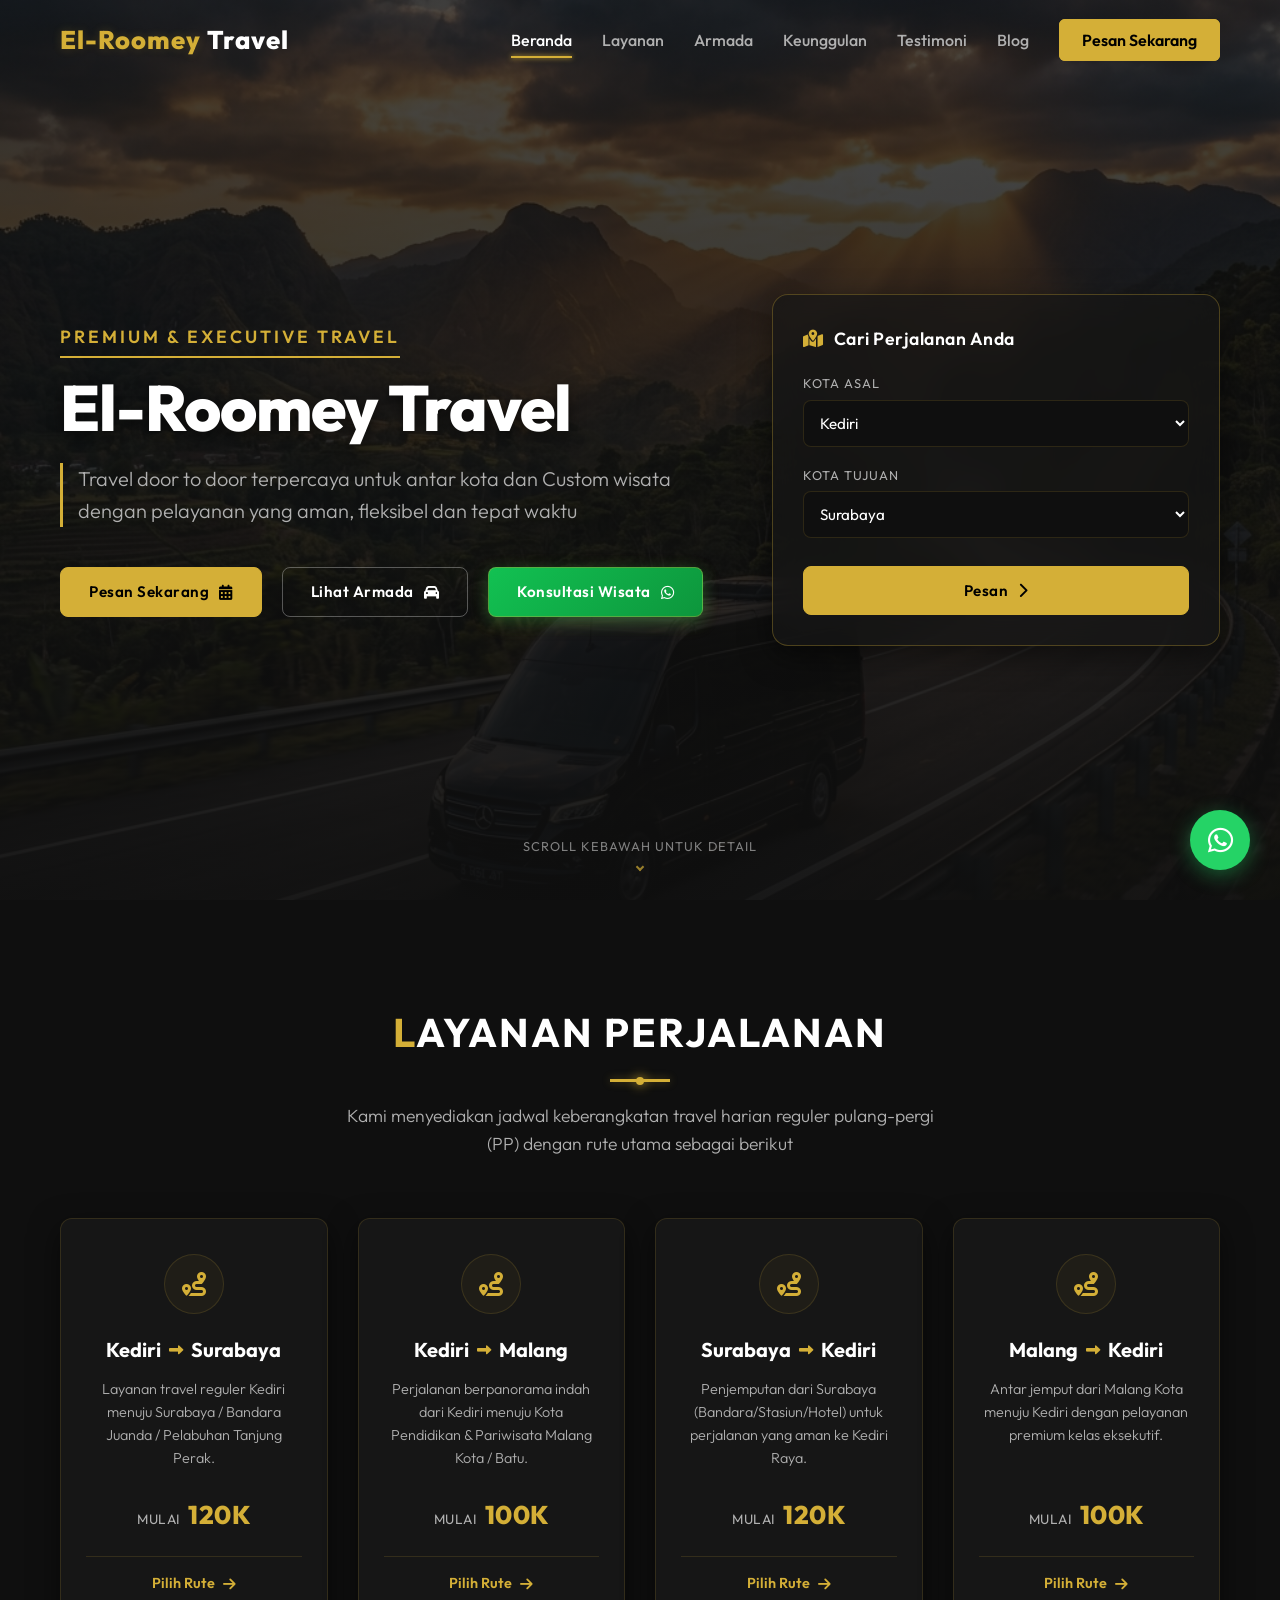
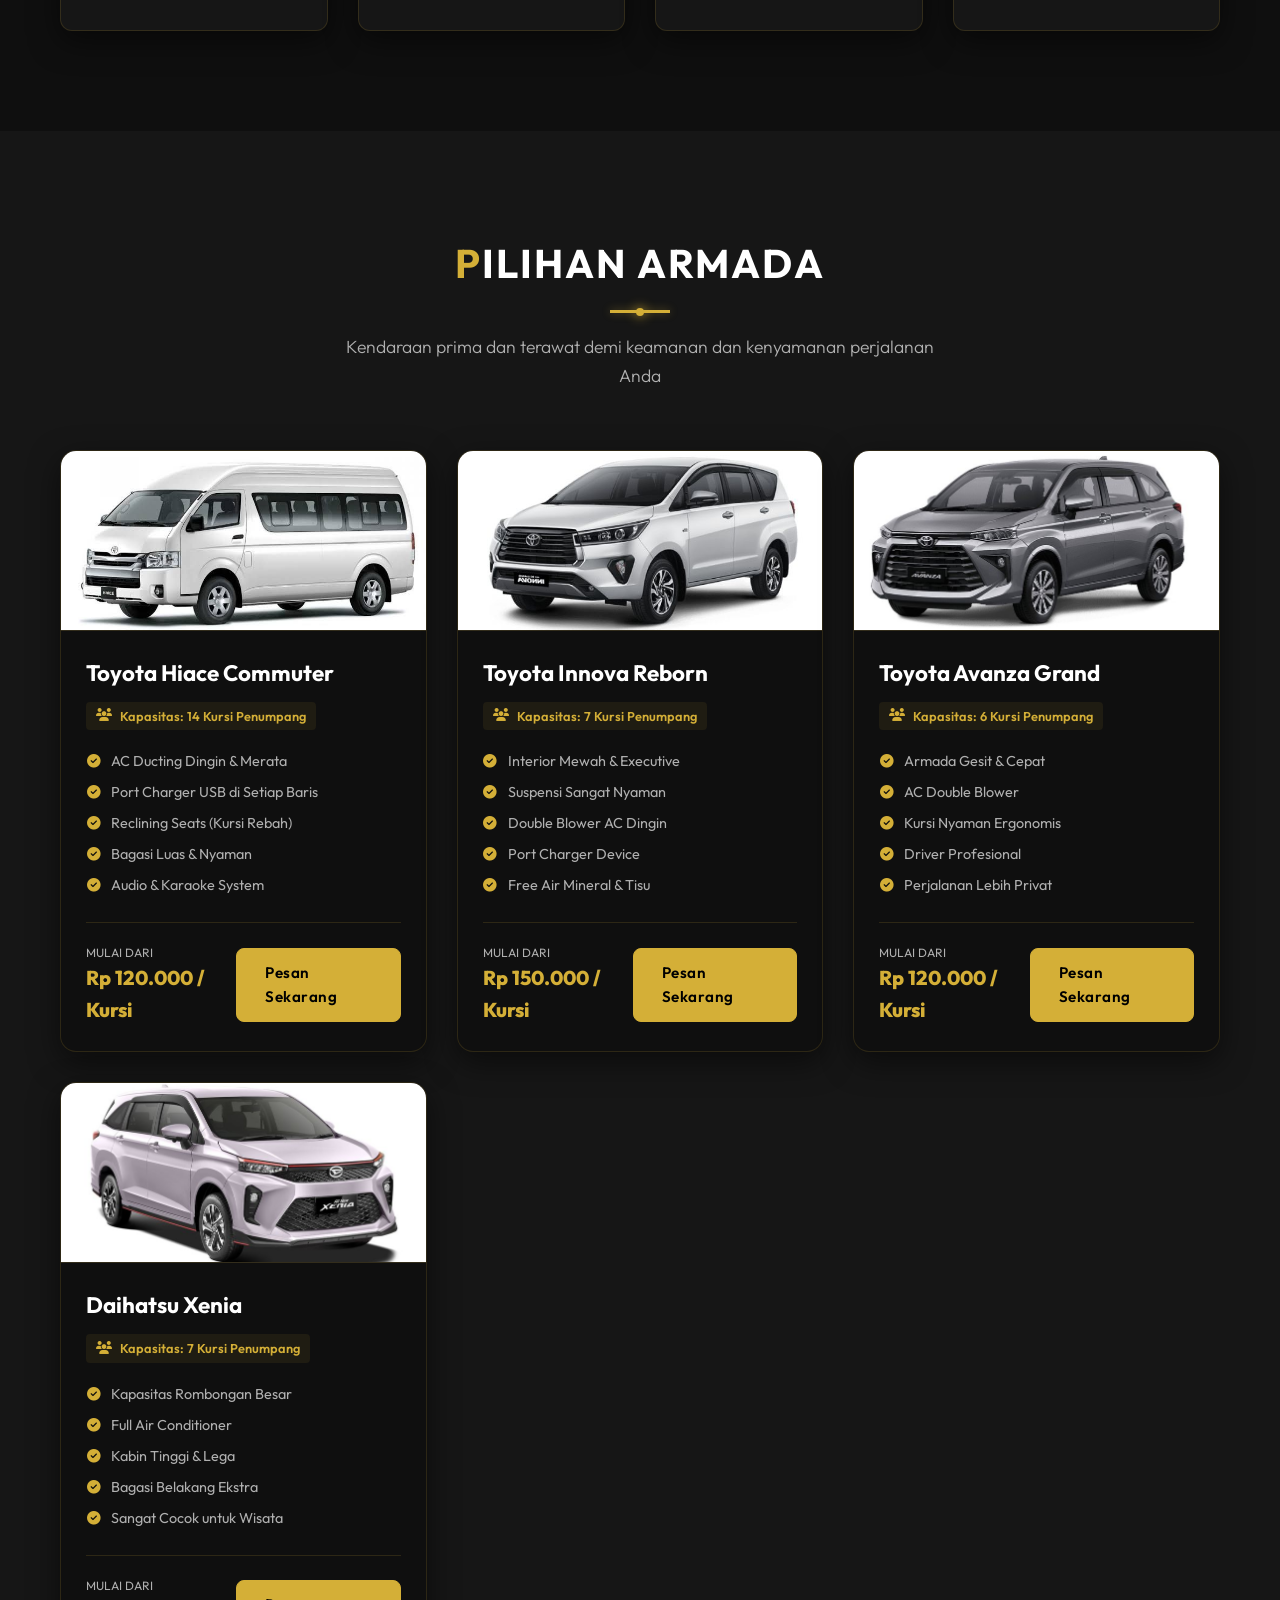
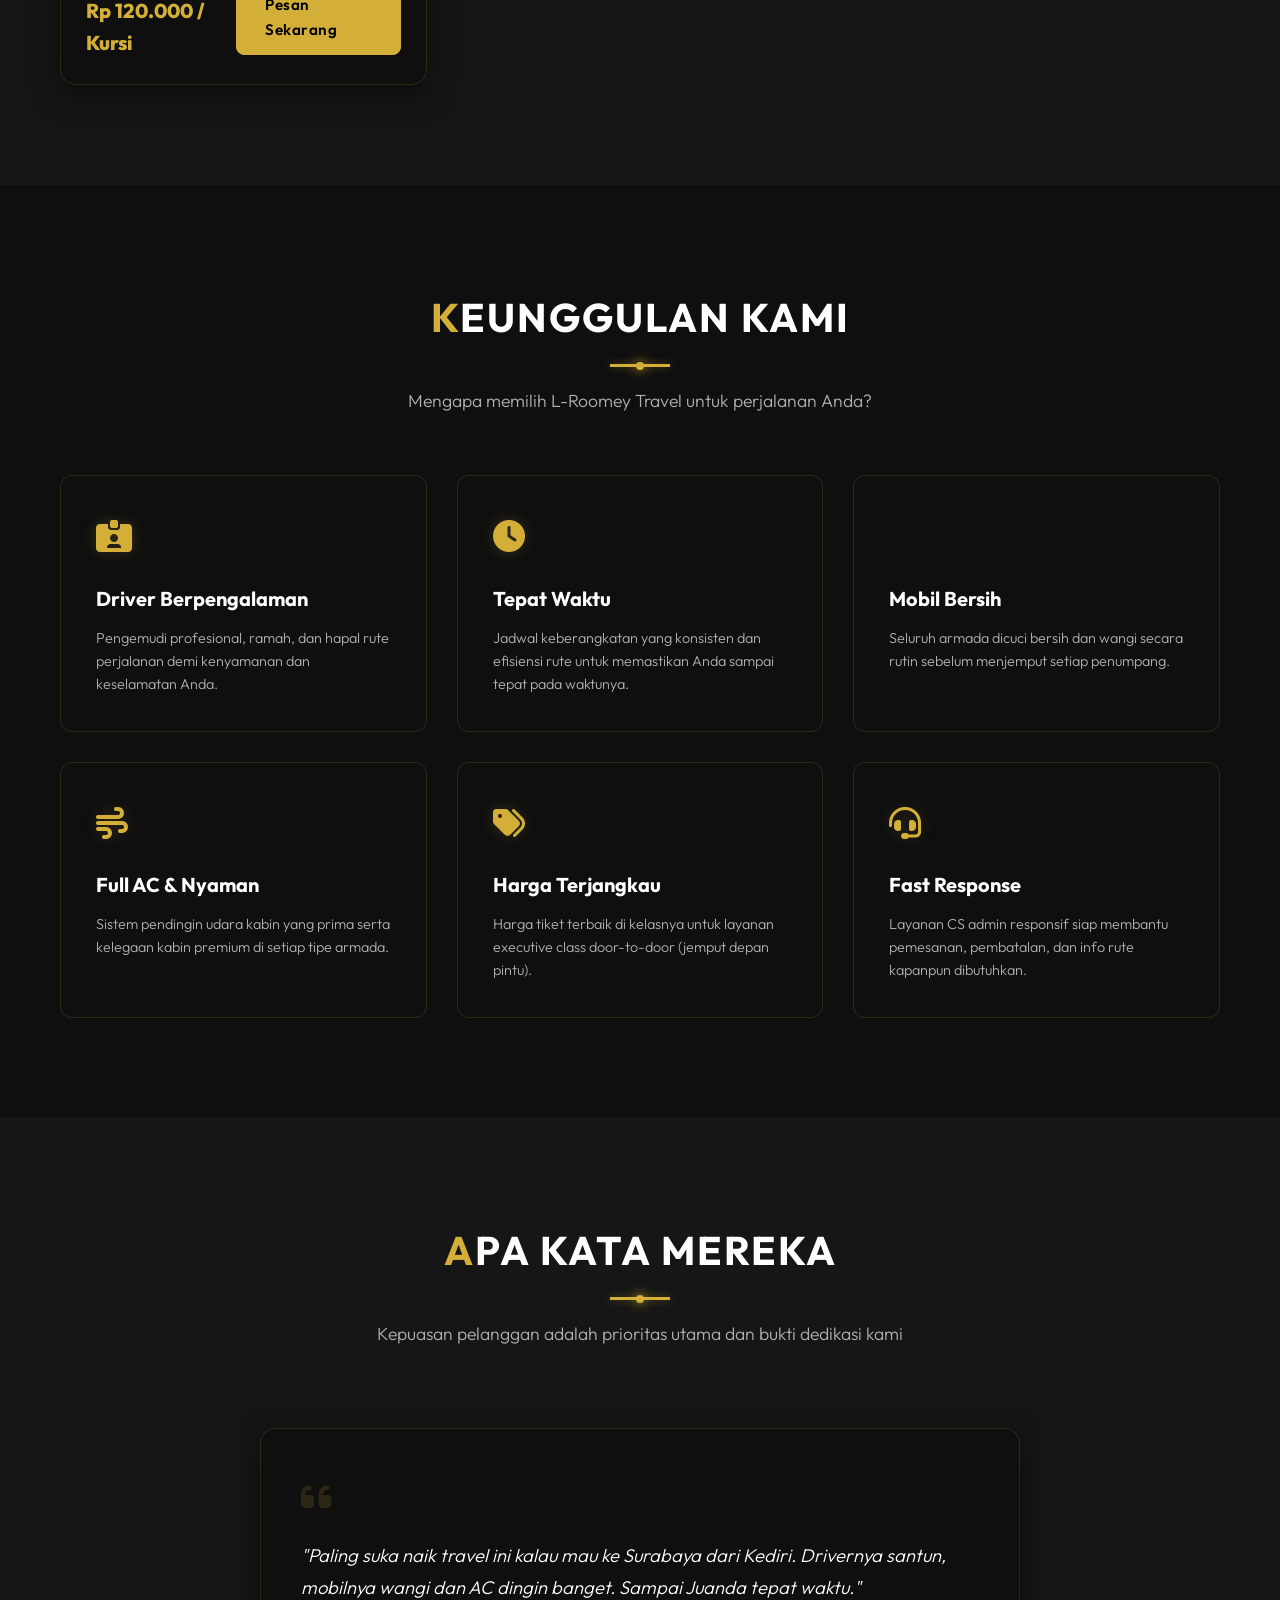
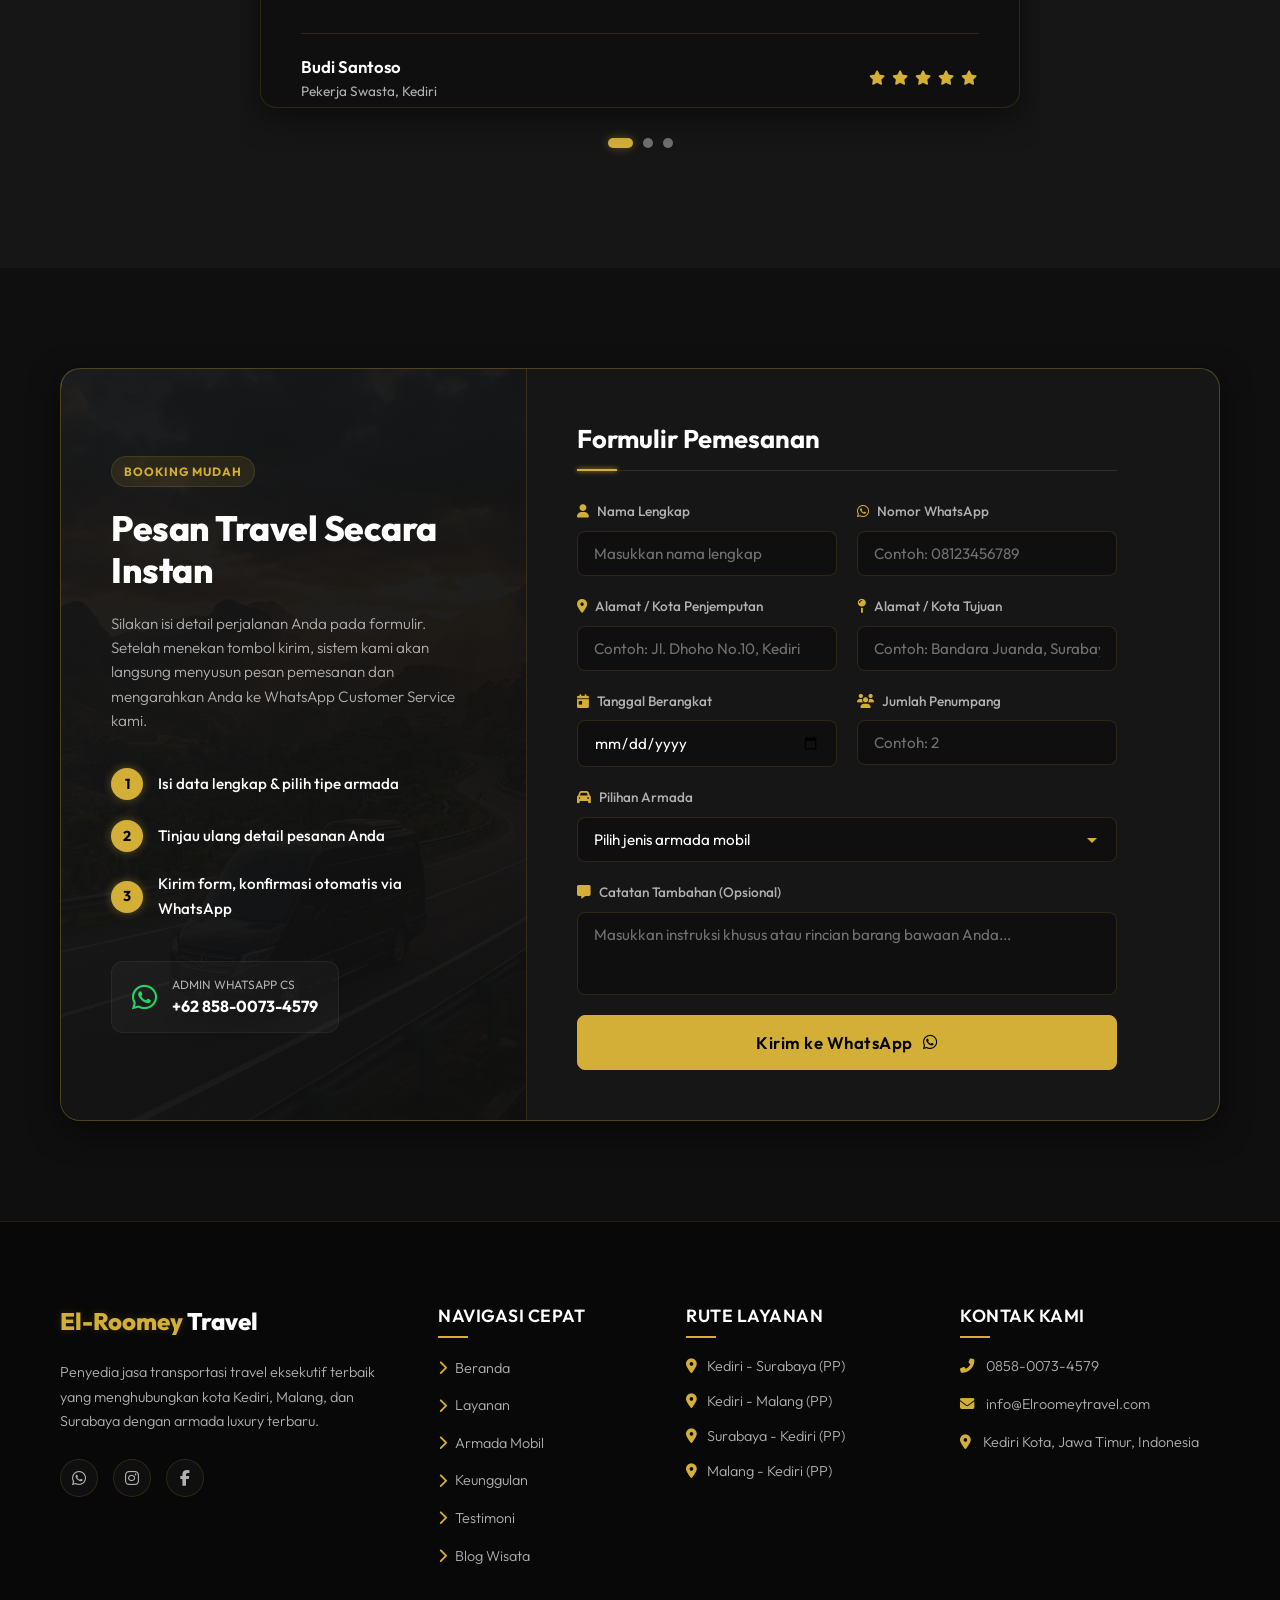
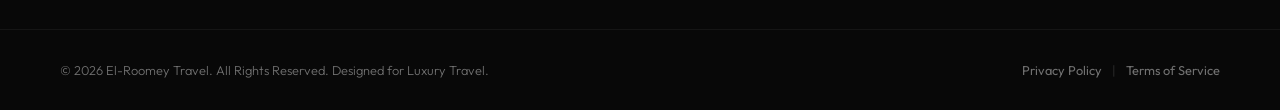
<file: index.html>
<!DOCTYPE html>
<html lang="id">
<head>
    <meta charset="UTF-8">
    <meta name="viewport" content="width=device-width, initial-scale=1.0">
    <title>El-Roomeny Travel - Agen Travel Premium Kediri, Malang, Surabaya</title>
    
    <!-- Meta SEO -->
    <meta name="description" content="ElRoomeny Travel menyediakan layanan travel eksekutif premium untuk rute Kediri, Malang, dan Surabaya. Armada bersih, driver ramah, tepat waktu, dan harga terjangkau.">
    <meta name="keywords" content="elroomeny travel, travel kediri malang, travel kediri surabaya, travel surabaya kediri, travel malang kediri, travel premium kediri, travel murah kediri">
    <meta name="author" content="ElRoomeny Travel">
    
    <!-- Open Graph for Social Media -->
    <meta property="og:title" content="ElRoomeny Travel - Travel Eksekutif Kediri • Malang • Surabaya">
    <meta property="og:description" content="Perjalanan nyaman dengan armada modern (Hiace, Innova, Avanza, Elf) bersama ElRoomeny Travel. Pesan tiket Anda sekarang secara instan via WhatsApp.">
    <meta property="og:image" content="assets/hero-bg.png">
    <meta property="og:type" content="website">

    <!-- Favicon -->
    <link rel="icon" type="image/png" href="assets/toyota-hiace.png">

    <!-- Google Fonts: Outfit (Clean, Luxury, Geometric) -->
    <link rel="preconnect" href="https://fonts.googleapis.com">
    <link rel="preconnect" href="https://fonts.gstatic.com" crossorigin>
    <link href="https://fonts.googleapis.com/css2?family=Outfit:wght@300;400;500;600;700;800&display=swap" rel="stylesheet">

    <!-- Font Awesome Icons -->
    <link rel="stylesheet" href="https://cdnjs.cloudflare.com/ajax/libs/font-awesome/6.4.0/css/all.min.css">

    <!-- Stylesheets -->
    <link rel="stylesheet" href="style.css">
</head>
<body>

    <!-- NAVBAR -->
    <header class="navbar-header" id="navbar">
        <div class="container navbar-container">
            <a href="#" class="nav-logo" id="navLogo">
                <span class="logo-accent">El-Roomey</span> <span class="logo-light">Travel</span>
            </a>
            
            <nav class="nav-menu" id="navMenu">
                <ul>
                    <li><a href="#beranda" class="nav-link active">Beranda</a></li>
                    <li><a href="#layanan" class="nav-link">Layanan</a></li>
                    <li><a href="#armada" class="nav-link">Armada</a></li>
                    <li><a href="#keunggulan" class="nav-link">Keunggulan</a></li>
                    <li><a href="#testimoni" class="nav-link">Testimoni</a></li>
                    <li><a href="blog.html" class="nav-link">Blog</a></li>
                    <li><a href="#pesan" class="btn-booking-nav">Pesan Sekarang</a></li>
                </ul>
            </nav>

            <button class="hamburger-btn" id="hamburgerBtn" aria-label="Toggle Menu">
                <span class="bar"></span>
                <span class="bar"></span>
                <span class="bar"></span>
            </button>
        </div>
    </header>

    <!-- HERO SECTION -->
    <section class="hero-section" id="beranda" style="background-image: linear-gradient(rgba(15, 15, 15, 0.75), rgba(15, 15, 15, 0.95)), url('assets/hero-bg.png');">
        <div class="container hero-container">
            <div class="hero-content">
                <h2 class="hero-tagline reveal-item">Premium & Executive Travel</h2>
                <h1 class="hero-title reveal-item">El-Roomey Travel</h1>
                <p class="hero-subtitle reveal-item">Travel door to door terpercaya untuk antar kota dan Custom wisata dengan pelayanan yang aman, fleksibel dan tepat waktu </p>
                <div class="hero-buttons reveal-item">
                    <a href="#pesan" class="btn btn-gold btn-glow">Pesan Sekarang <i class="fas fa-calendar-alt"></i></a>
                    <a href="#armada" class="btn btn-outline">Lihat Armada <i class="fas fa-car"></i></a>
                    <a href="https://wa.me/6285800734579?text=Halo%20El-Roomey%20Travel,%20saya%20ingin%20konsultasi%20mengenai%20rencana%20perjalanan/wisata." target="_blank" class="btn btn-whatsapp-consult">Konsultasi Wisata <i class="fab fa-whatsapp"></i></a>
                </div>
            </div>
            
            <!-- Quick Booking Card for Luxury Look & Quick Action -->
            <div class="hero-quick-card reveal-item">
                <div class="quick-card-title">
                    <i class="fas fa-map-marked-alt text-gold"></i>
                    <span>Cari Perjalanan Anda</span>
                </div>
                <div class="quick-card-grid">
                    <div class="quick-field">
                        <label for="quickAsal">Kota Asal</label>
                        <select id="quickAsal" class="quick-input">
                            <option value="Kediri">Kediri</option>
                            <option value="Surabaya">Surabaya</option>
                            <option value="Malang">Malang</option>
                        </select>
                    </div>
                    <div class="quick-field">
                        <label for="quickTujuan">Kota Tujuan</label>
                        <select id="quickTujuan" class="quick-input">
                            <option value="Surabaya">Surabaya</option>
                            <option value="Kediri">Kediri</option>
                            <option value="Malang">Malang</option>
                        </select>
                    </div>
                    <button type="button" id="quickSearchBtn" class="btn btn-gold quick-btn">
                        <span>Pesan</span>
                        <i class="fas fa-chevron-right"></i>
                    </button>
                </div>
            </div>
        </div>
        <div class="hero-scroll-down">
            <span>Scroll kebawah untuk detail</span>
            <div class="scroll-arrow"></div>
        </div>
    </section>

    <!-- SECTION LAYANAN -->
    <section class="services-section section-padding" id="layanan">
        <div class="container">
            <div class="section-header">
                <h2 class="section-title">Layanan Perjalanan</h2>
                <div class="section-divider"></div>
                <p class="section-subtitle">Kami menyediakan jadwal keberangkatan travel harian reguler pulang-pergi (PP) dengan rute utama sebagai berikut</p>
            </div>
            
            <div class="services-grid">
                <!-- Service Card 1 -->
                <div class="service-card reveal-item">
                    <div class="service-icon-wrapper">
                        <i class="fas fa-route"></i>
                    </div>
                    <h3 class="service-route">Kediri <i class="fas fa-long-arrow-alt-right"></i> Surabaya</h3>
                    <p class="service-desc">Layanan travel reguler Kediri menuju Surabaya / Bandara Juanda / Pelabuhan Tanjung Perak.</p>
                    <div class="service-price">Mulai <span class="price-value">120K</span></div>
                    <a href="#pesan" onclick="selectRoute('Kediri', 'Surabaya')" class="service-action-btn">Pilih Rute <i class="fas fa-arrow-right"></i></a>
                </div>

                <!-- Service Card 2 -->
                <div class="service-card reveal-item">
                    <div class="service-icon-wrapper">
                        <i class="fas fa-route"></i>
                    </div>
                    <h3 class="service-route">Kediri <i class="fas fa-long-arrow-alt-right"></i> Malang</h3>
                    <p class="service-desc">Perjalanan berpanorama indah dari Kediri menuju Kota Pendidikan & Pariwisata Malang Kota / Batu.</p>
                    <div class="service-price">Mulai <span class="price-value">100K</span></div>
                    <a href="#pesan" onclick="selectRoute('Kediri', 'Malang')" class="service-action-btn">Pilih Rute <i class="fas fa-arrow-right"></i></a>
                </div>

                <!-- Service Card 3 -->
                <div class="service-card reveal-item">
                    <div class="service-icon-wrapper">
                        <i class="fas fa-route"></i>
                    </div>
                    <h3 class="service-route">Surabaya <i class="fas fa-long-arrow-alt-right"></i> Kediri</h3>
                    <p class="service-desc">Penjemputan dari Surabaya (Bandara/Stasiun/Hotel) untuk perjalanan yang aman ke Kediri Raya.</p>
                    <div class="service-price">Mulai <span class="price-value">120K</span></div>
                    <a href="#pesan" onclick="selectRoute('Surabaya', 'Kediri')" class="service-action-btn">Pilih Rute <i class="fas fa-arrow-right"></i></a>
                </div>

                <!-- Service Card 4 -->
                <div class="service-card reveal-item">
                    <div class="service-icon-wrapper">
                        <i class="fas fa-route"></i>
                    </div>
                    <h3 class="service-route">Malang <i class="fas fa-long-arrow-alt-right"></i> Kediri</h3>
                    <p class="service-desc">Antar jemput dari Malang Kota menuju Kediri dengan pelayanan premium kelas eksekutif.</p>
                    <div class="service-price">Mulai <span class="price-value">100K</span></div>
                    <a href="#pesan" onclick="selectRoute('Malang', 'Kediri')" class="service-action-btn">Pilih Rute <i class="fas fa-arrow-right"></i></a>
                </div>
            </div>
        </div>
    </section>

    <!-- SECTION PILIHAN MOBIL (FLEET) -->
    <section class="fleet-section section-padding bg-darker" id="armada">
        <div class="container">
            <div class="section-header">
                <h2 class="section-title">Pilihan Armada</h2>
                <div class="section-divider"></div>
                <p class="section-subtitle">Kendaraan prima dan terawat demi keamanan dan kenyamanan perjalanan Anda</p>
            </div>

            <!-- Fleet Cards Container (dynamically loaded from JS) -->
            <div class="fleet-grid" id="fleetGrid">
                <!-- Skeleton Loading Placeholders (Replaced by JS) -->
                <div class="fleet-card skeleton">
                    <div class="fleet-img-wrapper skeleton-img"></div>
                    <div class="fleet-info">
                        <div class="skeleton-text title"></div>
                        <div class="skeleton-text line"></div>
                        <div class="skeleton-text line"></div>
                    </div>
                </div>
                <div class="fleet-card skeleton">
                    <div class="fleet-img-wrapper skeleton-img"></div>
                    <div class="fleet-info">
                        <div class="skeleton-text title"></div>
                        <div class="skeleton-text line"></div>
                        <div class="skeleton-text line"></div>
                    </div>
                </div>
                <div class="fleet-card skeleton">
                    <div class="fleet-img-wrapper skeleton-img"></div>
                    <div class="fleet-info">
                        <div class="skeleton-text title"></div>
                        <div class="skeleton-text line"></div>
                        <div class="skeleton-text line"></div>
                    </div>
                </div>
            </div>
        </div>
    </section>

    <!-- SECTION KEUNGGULAN -->
    <section class="features-section section-padding" id="keunggulan">
        <div class="container">
            <div class="section-header">
                <h2 class="section-title">Keunggulan Kami</h2>
                <div class="section-divider"></div>
                <p class="section-subtitle">Mengapa memilih L-Roomey Travel untuk perjalanan Anda?</p>
            </div>

            <div class="features-grid">
                <!-- Feature 1 -->
                <div class="feature-card reveal-item">
                    <div class="feature-icon">
                        <i class="fas fa-id-card-alt"></i>
                    </div>
                    <h3 class="feature-title">Driver Berpengalaman</h3>
                    <p class="feature-desc">Pengemudi profesional, ramah, dan hapal rute perjalanan demi kenyamanan dan keselamatan Anda.</p>
                </div>
                <!-- Feature 2 -->
                <div class="feature-card reveal-item">
                    <div class="feature-icon">
                        <i class="fas fa-clock"></i>
                    </div>
                    <h3 class="feature-title">Tepat Waktu</h3>
                    <p class="feature-desc">Jadwal keberangkatan yang konsisten dan efisiensi rute untuk memastikan Anda sampai tepat pada waktunya.</p>
                </div>
                <!-- Feature 3 -->
                <div class="feature-card reveal-item">
                    <div class="feature-icon">
                        <i class="fas fa-sparkles"></i>
                    </div>
                    <h3 class="feature-title">Mobil Bersih</h3>
                    <p class="feature-desc">Seluruh armada dicuci bersih dan wangi secara rutin sebelum menjemput setiap penumpang.</p>
                </div>
                <!-- Feature 4 -->
                <div class="feature-card reveal-item">
                    <div class="feature-icon">
                        <i class="fas fa-wind"></i>
                    </div>
                    <h3 class="feature-title">Full AC & Nyaman</h3>
                    <p class="feature-desc">Sistem pendingin udara kabin yang prima serta kelegaan kabin premium di setiap tipe armada.</p>
                </div>
                <!-- Feature 5 -->
                <div class="feature-card reveal-item">
                    <div class="feature-icon">
                        <i class="fas fa-tags"></i>
                    </div>
                    <h3 class="feature-title">Harga Terjangkau</h3>
                    <p class="feature-desc">Harga tiket terbaik di kelasnya untuk layanan executive class door-to-door (jemput depan pintu).</p>
                </div>
                <!-- Feature 6 -->
                <div class="feature-card reveal-item">
                    <div class="feature-icon">
                        <i class="fas fa-headset"></i>
                    </div>
                    <h3 class="feature-title">Fast Response</h3>
                    <p class="feature-desc">Layanan CS admin responsif siap membantu pemesanan, pembatalan, dan info rute kapanpun dibutuhkan.</p>
                </div>
            </div>
        </div>
    </section>

    <!-- SECTION TESTIMONI -->
    <section class="testimonials-section section-padding bg-darker" id="testimoni">
        <div class="container">
            <div class="section-header">
                <h2 class="section-title">Apa Kata Mereka</h2>
                <div class="section-divider"></div>
                <p class="section-subtitle">Kepuasan pelanggan adalah prioritas utama dan bukti dedikasi kami</p>
            </div>

            <!-- Testimonials Carousel Slider -->
            <div class="testimonials-slider-container reveal-item">
                <div class="testimonials-slider" id="testimonialsSlider">
                    <!-- Testimonial Item 1 -->
                    <div class="testimonial-card active">
                        <div class="quote-icon"><i class="fas fa-quote-left"></i></div>
                        <p class="testimonial-text">"Paling suka naik travel ini kalau mau ke Surabaya dari Kediri. Drivernya santun, mobilnya wangi dan AC dingin banget. Sampai Juanda tepat waktu."</p>
                        <div class="testimonial-author">
                            <div class="author-info">
                                <h4 class="author-name">Budi Santoso</h4>
                                <p class="author-role">Pekerja Swasta, Kediri</p>
                            </div>
                            <div class="rating-stars">
                                <i class="fas fa-star"></i>
                                <i class="fas fa-star"></i>
                                <i class="fas fa-star"></i>
                                <i class="fas fa-star"></i>
                                <i class="fas fa-star"></i>
                            </div>
                        </div>
                    </div>

                    <!-- Testimonial Item 2 -->
                    <div class="testimonial-card">
                        <div class="quote-icon"><i class="fas fa-quote-left"></i></div>
                        <p class="testimonial-text">"Innova Reborn-nya mewah banget. Serasa naik mobil pribadi. Pelayanan admin ramah dan jemput langsung depan rumah tanpa biaya tambahan yang ribet."</p>
                        <div class="testimonial-author">
                            <div class="author-info">
                                <h4 class="author-name">Indah Lestari</h4>
                                <p class="author-role">Mahasiswi, Malang</p>
                            </div>
                            <div class="rating-stars">
                                <i class="fas fa-star"></i>
                                <i class="fas fa-star"></i>
                                <i class="fas fa-star"></i>
                                <i class="fas fa-star"></i>
                                <i class="fas fa-star"></i>
                            </div>
                        </div>
                    </div>

                    <!-- Testimonial Item 3 -->
                    <div class="testimonial-card">
                        <div class="quote-icon"><i class="fas fa-quote-left"></i></div>
                        <p class="testimonial-text">"Sangat direkomendasikan untuk travel keluarga. Hiace bersih sekali dan kabinnya sangat lega. Harga bersahabat untuk rute Surabaya - Kediri."</p>
                        <div class="testimonial-author">
                            <div class="author-info">
                                <h4 class="author-name">Ahmad Rian</h4>
                                <p class="author-role">Wiraswasta, Surabaya</p>
                            </div>
                            <div class="rating-stars">
                                <i class="fas fa-star"></i>
                                <i class="fas fa-star"></i>
                                <i class="fas fa-star"></i>
                                <i class="fas fa-star"></i>
                                <i class="fas fa-star-4-half fa-star"></i> <!-- Rating 5 stars indeed -->
                            </div>
                        </div>
                    </div>
                </div>

                <!-- Navigation Dots -->
                <div class="slider-dots" id="sliderDots">
                    <span class="dot active" data-slide="0"></span>
                    <span class="dot" data-slide="1"></span>
                    <span class="dot" data-slide="2"></span>
                </div>
            </div>
        </div>
    </section>

    <!-- SECTION FORM PEMESANAN -->
    <section class="booking-section section-padding" id="pesan">
        <div class="container">
            <div class="booking-wrapper reveal-item">
                <div class="booking-info-panel">
                    <div class="info-panel-content">
                        <span class="badge-gold">BOOKING MUDAH</span>
                        <h2>Pesan Travel Secara Instan</h2>
                        <p>Silakan isi detail perjalanan Anda pada formulir. Setelah menekan tombol kirim, sistem kami akan langsung menyusun pesan pemesanan dan mengarahkan Anda ke WhatsApp Customer Service kami.</p>
                        
                        <div class="steps-list">
                            <div class="step-item">
                                <div class="step-num">1</div>
                                <div class="step-text">Isi data lengkap & pilih tipe armada</div>
                            </div>
                            <div class="step-item">
                                <div class="step-num">2</div>
                                <div class="step-text">Tinjau ulang detail pesanan Anda</div>
                            </div>
                            <div class="step-item">
                                <div class="step-num">3</div>
                                <div class="step-text">Kirim form, konfirmasi otomatis via WhatsApp</div>
                            </div>
                        </div>

                        <div class="cs-contact-badge">
                            <div class="cs-icon"><i class="fab fa-whatsapp"></i></div>
                            <div class="cs-info">
                                <span class="label">Admin WhatsApp CS</span>
                                <span class="phone" id="csPhoneDisplay">+62 858-0073-4579</span>
                            </div>
                        </div>
                    </div>
                </div>

                <div class="booking-form-panel">
                    <form id="bookingForm" class="booking-form">
                        <h3 class="form-title">Formulir Pemesanan</h3>
                        
                        <div class="form-group-row">
                            <!-- Nama Penumpang -->
                            <div class="form-group">
                                <label for="nama"><i class="fas fa-user text-gold"></i> Nama Lengkap</label>
                                <input type="text" id="nama" placeholder="Masukkan nama lengkap" required class="form-input">
                            </div>

                            <!-- Nomor WhatsApp -->
                            <div class="form-group">
                                <label for="noWa"><i class="fab fa-whatsapp text-gold"></i> Nomor WhatsApp</label>
                                <input type="tel" id="noWa" placeholder="Contoh: 08123456789" required class="form-input">
                            </div>
                        </div>

                        <div class="form-group-row">
                            <!-- Kota Penjemputan -->
                            <div class="form-group">
                                <label for="penjemputan"><i class="fas fa-map-marker-alt text-gold"></i> Alamat / Kota Penjemputan</label>
                                <input type="text" id="penjemputan" placeholder="Contoh: Jl. Dhoho No.10, Kediri" required class="form-input">
                            </div>

                            <!-- Kota Tujuan -->
                            <div class="form-group">
                                <label for="tujuan"><i class="fas fa-map-pin text-gold"></i> Alamat / Kota Tujuan</label>
                                <input type="text" id="tujuan" placeholder="Contoh: Bandara Juanda, Surabaya" required class="form-input">
                            </div>
                        </div>

                        <div class="form-group-row">
                            <!-- Tanggal Berangkat -->
                            <div class="form-group">
                                <label for="tanggal"><i class="fas fa-calendar-day text-gold"></i> Tanggal Berangkat</label>
                                <input type="date" id="tanggal" required class="form-input">
                            </div>

                            <!-- Jumlah Penumpang -->
                            <div class="form-group">
                                <label for="jumlah"><i class="fas fa-users text-gold"></i> Jumlah Penumpang</label>
                                <input type="number" id="jumlah" min="1" max="20" placeholder="Contoh: 2" required class="form-input">
                            </div>
                        </div>

                        <!-- Pilihan Mobil -->
                        <div class="form-group">
                            <label for="mobil"><i class="fas fa-car text-gold"></i> Pilihan Armada</label>
                            <select id="mobil" class="form-input form-select" required>
                                <option value="" disabled selected>Pilih jenis armada mobil</option>
                                <!-- Will be loaded from script JS dynamically -->
                            </select>
                        </div>

                        <!-- Catatan Tambahan -->
                        <div class="form-group">
                            <label for="catatan"><i class="fas fa-comment-alt text-gold"></i> Catatan Tambahan (Opsional)</label>
                            <textarea id="catatan" rows="3" placeholder="Masukkan instruksi khusus atau rincian barang bawaan Anda..." class="form-input form-textarea"></textarea>
                        </div>

                        <button type="submit" class="btn btn-gold btn-block btn-large">
                            Kirim ke WhatsApp <i class="fab fa-whatsapp"></i>
                        </button>
                    </form>
                </div>
            </div>
        </div>
    </section>

    <!-- FOOTER -->
    <footer class="footer-section">
        <div class="container footer-container">
            <div class="footer-col footer-about">
                <a href="#" class="footer-logo">
                    <span class="logo-accent">El-Roomey</span> <span class="logo-light">Travel</span>
                </a>
                <p class="footer-desc">Penyedia jasa transportasi travel eksekutif terbaik yang menghubungkan kota Kediri, Malang, dan Surabaya dengan armada luxury terbaru.</p>
                <div class="footer-socials">
                    <a href="https://wa.me/6285800734579" class="social-icon" target="_blank" aria-label="WhatsApp"><i class="fab fa-whatsapp"></i></a>
                    <a href="#" class="social-icon" aria-label="Instagram"><i class="fab fa-instagram"></i></a>
                    <a href="#" class="social-icon" aria-label="Facebook"><i class="fab fa-facebook-f"></i></a>
                </div>
            </div>

            <div class="footer-col footer-links">
                <h4 class="footer-col-title">Navigasi Cepat</h4>
                <ul>
                    <li><a href="#beranda"><i class="fas fa-chevron-right text-gold"></i> Beranda</a></li>
                    <li><a href="#layanan"><i class="fas fa-chevron-right text-gold"></i> Layanan</a></li>
                    <li><a href="#armada"><i class="fas fa-chevron-right text-gold"></i> Armada Mobil</a></li>
                    <li><a href="#keunggulan"><i class="fas fa-chevron-right text-gold"></i> Keunggulan</a></li>
                    <li><a href="#testimoni"><i class="fas fa-chevron-right text-gold"></i> Testimoni</a></li>
                    <li><a href="blog.html"><i class="fas fa-chevron-right text-gold"></i> Blog Wisata</a></li>
                </ul>
            </div>

            <div class="footer-col footer-routes">
                <h4 class="footer-col-title">Rute Layanan</h4>
                <ul>
                    <li><span><i class="fas fa-map-marker-alt text-gold"></i> Kediri - Surabaya (PP)</span></li>
                    <li><span><i class="fas fa-map-marker-alt text-gold"></i> Kediri - Malang (PP)</span></li>
                    <li><span><i class="fas fa-map-marker-alt text-gold"></i> Surabaya - Kediri (PP)</span></li>
                    <li><span><i class="fas fa-map-marker-alt text-gold"></i> Malang - Kediri (PP)</span></li>
                </ul>
            </div>

            <div class="footer-col footer-contact">
                <h4 class="footer-col-title">Kontak Kami</h4>
                <ul class="contact-details">
                    <li>
                        <i class="fas fa-phone-alt text-gold"></i>
                        <span>0858-0073-4579</span>
                    </li>
                    <li>
                        <i class="fas fa-envelope text-gold"></i>
                        <span>info@Elroomeytravel.com</span>
                    </li>
                    <li>
                        <i class="fas fa-map-marker-alt text-gold"></i>
                        <span>Kediri Kota, Jawa Timur, Indonesia</span>
                    </li>
                </ul>
            </div>
        </div>

        <div class="footer-bottom">
            <div class="container footer-bottom-container">
                <p class="copyright">&copy; 2026 El-Roomey Travel. All Rights Reserved. Designed for Luxury Travel.</p>
                <div class="footer-legal">
                    <a href="#">Privacy Policy</a>
                    <span class="divider">|</span>
                    <a href="#">Terms of Service</a>
                </div>
            </div>
        </div>
    </footer>

    <!-- FLOATING WHATSAPP BUTTON -->
    <a href="https://wa.me/6285800734579" class="whatsapp-floating-btn" id="waFloatingBtn" target="_blank" aria-label="Chat WhatsApp Admin">
        <i class="fab fa-whatsapp"></i>
        <span class="floating-tooltip">Butuh bantuan? Chat kami</span>
    </a>

    <!-- Scripts -->
    <script src="script.js"></script>
</body>
</html>
</file>
<file: style.css>
/* ==========================================================================
   CSS Luxury Design System for ElRoomeny Travel
   Theme: Dark Premium Luxury (#0f0f0f, #d4af37, #ffffff)
   ========================================================================== */

/* --- CSS VARIABLES & THEMING --- */
:root {
    --bg-primary: #0f0f0f;
    --bg-secondary: #161616;
    --bg-tertiary: #1f1f1f;
    
    --gold: #d4af37;
    --gold-rgb: 212, 175, 55;
    --gold-glow: rgba(212, 175, 55, 0.4);
    --gold-hover: #ffdf7a;
    
    --text-primary: #ffffff;
    --text-secondary: #b0b0b0;
    --text-muted: #707070;
    
    --border-color: rgba(212, 175, 55, 0.15);
    --border-color-glow: rgba(212, 175, 55, 0.3);
    
    --transition-fast: 0.2s cubic-bezier(0.4, 0, 0.2, 1);
    --transition-smooth: 0.4s cubic-bezier(0.4, 0, 0.2, 1);
    --transition-slow: 0.8s cubic-bezier(0.4, 0, 0.2, 1);
    
    --font-primary: 'Outfit', sans-serif;
    --card-shadow: 0 10px 30px rgba(0, 0, 0, 0.5);
    --gold-shadow: 0 5px 20px rgba(212, 175, 55, 0.15);
}

/* --- RESET & BASE STYLES --- */
* {
    margin: 0;
    padding: 0;
    box-sizing: border-box;
}

html {
    scroll-behavior: smooth;
    font-size: 16px;
    background-color: var(--bg-primary);
}

body {
    font-family: var(--font-primary);
    background-color: var(--bg-primary);
    color: var(--text-primary);
    line-height: 1.6;
    overflow-x: hidden;
}

ul {
    list-style: none;
}

a {
    text-decoration: none;
    color: inherit;
    transition: var(--transition-fast);
}

img {
    max-width: 100%;
    height: auto;
    display: block;
}

input, select, textarea, button {
    font-family: inherit;
}

/* --- LAYOUT UTILITIES --- */
.container {
    width: 100%;
    max-width: 1200px;
    margin: 0 auto;
    padding: 0 20px;
}

.section-padding {
    padding: 100px 0;
}

@media (max-width: 768px) {
    .section-padding {
        padding: 70px 0;
    }
}

.bg-darker {
    background-color: var(--bg-secondary);
}

/* --- TYPOGRAPHY & HEADER DESIGNS --- */
.section-header {
    text-align: center;
    margin-bottom: 60px;
}

.section-title {
    font-size: 2.5rem;
    font-weight: 700;
    text-transform: uppercase;
    letter-spacing: 2px;
    margin-bottom: 15px;
}

.section-title::first-letter {
    color: var(--gold);
}

.section-divider {
    width: 60px;
    height: 3px;
    background-color: var(--gold);
    margin: 0 auto 20px;
    position: relative;
    box-shadow: 0 0 8px var(--gold-glow);
}

.section-divider::before {
    content: '';
    position: absolute;
    width: 8px;
    height: 8px;
    background-color: var(--gold);
    border-radius: 50%;
    top: 50%;
    left: 50%;
    transform: translate(-50%, -50%);
    box-shadow: 0 0 12px var(--gold);
}

.section-subtitle {
    font-size: 1.1rem;
    color: var(--text-secondary);
    max-width: 600px;
    margin: 0 auto;
    font-weight: 300;
}

@media (max-width: 768px) {
    .section-title {
        font-size: 2rem;
    }
    .section-subtitle {
        font-size: 1rem;
    }
}

/* --- GENERAL BUTTONS --- */
.btn {
    display: inline-flex;
    align-items: center;
    justify-content: center;
    gap: 10px;
    padding: 12px 28px;
    border-radius: 8px;
    font-weight: 600;
    font-size: 0.95rem;
    letter-spacing: 0.5px;
    cursor: pointer;
    transition: var(--transition-smooth);
}

.btn-gold {
    background-color: var(--gold);
    color: #000000;
    border: 1px solid var(--gold);
}

.btn-gold:hover {
    background-color: var(--gold-hover);
    border-color: var(--gold-hover);
    transform: translateY(-2px);
}

.btn-glow:hover {
    box-shadow: 0 0 25px rgba(212, 175, 55, 0.6);
}

.btn-outline {
    background-color: transparent;
    color: var(--text-primary);
    border: 1px solid rgba(255, 255, 255, 0.3);
}

.btn-outline:hover {
    border-color: var(--gold);
    color: var(--gold);
    background-color: rgba(212, 175, 55, 0.05);
    transform: translateY(-2px);
}

.btn-block {
    display: flex;
    width: 100%;
}

.btn-large {
    padding: 16px 32px;
    font-size: 1.05rem;
}

.text-gold {
    color: var(--gold);
}

/* --- NAVBAR HEADER --- */
.navbar-header {
    position: fixed;
    top: 0;
    left: 0;
    width: 100%;
    z-index: 1000;
    padding: 20px 0;
    transition: var(--transition-smooth);
}

.navbar-header.scrolled {
    padding: 12px 0;
    background-color: rgba(15, 15, 15, 0.85);
    backdrop-filter: blur(15px);
    -webkit-backdrop-filter: blur(15px);
    border-bottom: 1px solid var(--border-color);
    box-shadow: 0 5px 25px rgba(0, 0, 0, 0.3);
}

.navbar-container {
    display: flex;
    align-items: center;
    justify-content: space-between;
}

.nav-logo {
    font-size: 1.6rem;
    font-weight: 800;
    letter-spacing: 1px;
}

.logo-accent {
    color: var(--gold);
    text-shadow: 0 0 10px rgba(212, 175, 55, 0.2);
}

.logo-light {
    color: var(--text-primary);
}

.nav-menu ul {
    display: flex;
    align-items: center;
    gap: 30px;
}

.nav-link {
    font-weight: 500;
    color: var(--text-secondary);
    padding: 8px 0;
    position: relative;
}

.nav-link::after {
    content: '';
    position: absolute;
    bottom: 0;
    left: 0;
    width: 0;
    height: 2px;
    background-color: var(--gold);
    transition: var(--transition-smooth);
    box-shadow: 0 0 5px var(--gold);
}

.nav-link:hover,
.nav-link.active {
    color: var(--text-primary);
}

.nav-link:hover::after,
.nav-link.active::after {
    width: 100%;
}

.btn-booking-nav {
    background-color: var(--gold);
    color: #000;
    padding: 10px 22px;
    border-radius: 6px;
    font-weight: 600;
    border: 1px solid var(--gold);
}

.btn-booking-nav:hover {
    background-color: var(--gold-hover);
    border-color: var(--gold-hover);
    box-shadow: 0 0 15px rgba(212, 175, 55, 0.4);
}

.hamburger-btn {
    display: none;
    background: none;
    border: none;
    cursor: pointer;
    padding: 5px;
}

.hamburger-btn .bar {
    display: block;
    width: 25px;
    height: 2px;
    margin: 5px 0;
    background-color: var(--text-primary);
    transition: var(--transition-smooth);
}

@media (max-width: 991px) {
    .hamburger-btn {
        display: block;
    }

    .nav-menu {
        position: fixed;
        top: 0;
        right: -100%;
        width: 280px;
        height: 100vh;
        background-color: var(--bg-secondary);
        border-left: 1px solid var(--border-color);
        padding: 100px 30px 40px;
        transition: var(--transition-smooth);
        z-index: 999;
        box-shadow: -10px 0 30px rgba(0, 0, 0, 0.5);
    }

    .nav-menu.open {
        right: 0;
    }

    .nav-menu ul {
        flex-direction: column;
        align-items: flex-start;
        gap: 25px;
        width: 100%;
    }

    .nav-menu ul li {
        width: 100%;
    }

    .nav-link {
        display: block;
        font-size: 1.1rem;
        width: 100%;
        padding: 10px 0;
    }

    .btn-booking-nav {
        display: block;
        text-align: center;
        margin-top: 10px;
        width: 100%;
    }

    /* Hamburger Animation to 'X' */
    .hamburger-btn.open .bar:nth-child(1) {
        transform: translateY(7px) rotate(45deg);
        background-color: var(--gold);
    }

    .hamburger-btn.open .bar:nth-child(2) {
        opacity: 0;
    }

    .hamburger-btn.open .bar:nth-child(3) {
        transform: translateY(-7px) rotate(-45deg);
        background-color: var(--gold);
    }
}

/* --- HERO SECTION --- */
.hero-section {
    position: relative;
    min-height: 100vh;
    background-size: cover;
    background-position: center;
    background-repeat: no-repeat;
    display: flex;
    align-items: center;
    justify-content: center;
    padding: 120px 0 80px;
}

.hero-container {
    display: grid;
    grid-template-columns: 1.2fr 0.8fr;
    align-items: center;
    gap: 40px;
    z-index: 2;
    width: 100%;
}

.hero-content {
    max-width: 650px;
}

.hero-tagline {
    font-size: 1.1rem;
    font-weight: 600;
    color: var(--gold);
    text-transform: uppercase;
    letter-spacing: 3px;
    margin-bottom: 15px;
    display: inline-block;
    border-bottom: 2px solid var(--gold);
    padding-bottom: 5px;
}

.hero-title {
    font-size: 4rem;
    font-weight: 800;
    line-height: 1.1;
    margin-bottom: 20px;
    letter-spacing: -1px;
    text-shadow: 0 4px 15px rgba(0, 0, 0, 0.6);
}

.hero-subtitle {
    font-size: 1.25rem;
    color: var(--text-secondary);
    margin-bottom: 40px;
    font-weight: 300;
    border-left: 3px solid var(--gold);
    padding-left: 15px;
}

.hero-buttons {
    display: flex;
    gap: 20px;
}

/* Hero Quick Booking Card */
.hero-quick-card {
    background-color: rgba(22, 22, 22, 0.7);
    border: 1px solid var(--border-color-glow);
    border-radius: 16px;
    padding: 30px;
    backdrop-filter: blur(15px);
    -webkit-backdrop-filter: blur(15px);
    box-shadow: var(--card-shadow);
}

.quick-card-title {
    display: flex;
    align-items: center;
    gap: 10px;
    margin-bottom: 20px;
    font-weight: 600;
    font-size: 1.1rem;
    letter-spacing: 0.5px;
}

.quick-card-grid {
    display: flex;
    flex-direction: column;
    gap: 18px;
}

.quick-field {
    display: flex;
    flex-direction: column;
    gap: 6px;
}

.quick-field label {
    font-size: 0.8rem;
    color: var(--text-secondary);
    text-transform: uppercase;
    letter-spacing: 1px;
}

.quick-input {
    background-color: var(--bg-primary);
    border: 1px solid var(--border-color);
    color: var(--text-primary);
    padding: 12px;
    border-radius: 8px;
    font-size: 0.95rem;
    outline: none;
    cursor: pointer;
    transition: var(--transition-fast);
}

.quick-input:focus {
    border-color: var(--gold);
    box-shadow: 0 0 10px rgba(212, 175, 55, 0.2);
}

.quick-btn {
    margin-top: 10px;
    padding: 14px 20px;
}

.hero-scroll-down {
    position: absolute;
    bottom: 30px;
    left: 50%;
    transform: translateX(-50%);
    display: flex;
    flex-direction: column;
    align-items: center;
    gap: 8px;
    color: var(--text-secondary);
    font-size: 0.8rem;
    letter-spacing: 1px;
    text-transform: uppercase;
    cursor: pointer;
    z-index: 2;
    opacity: 0.7;
    transition: var(--transition-smooth);
}

.hero-scroll-down:hover {
    opacity: 1;
    color: var(--gold);
}

.scroll-arrow {
    width: 6px;
    height: 6px;
    border-right: 2px solid var(--gold);
    border-bottom: 2px solid var(--gold);
    transform: rotate(45deg);
    animation: scrollBlink 1.5s infinite alternate;
}

@keyframes scrollBlink {
    0% {
        transform: translateY(0) rotate(45deg);
        opacity: 0.3;
    }
    100% {
        transform: translateY(8px) rotate(45deg);
        opacity: 1;
    }
}

@media (max-width: 991px) {
    .hero-container {
        grid-template-columns: 1fr;
        text-align: center;
        gap: 50px;
    }
    
    .hero-content {
        margin: 0 auto;
    }
    
    .hero-subtitle {
        border-left: none;
        border-bottom: 2px solid var(--gold);
        padding-left: 0;
        padding-bottom: 15px;
        display: inline-block;
    }

    .hero-buttons {
        justify-content: center;
    }
    
    .hero-quick-card {
        max-width: 500px;
        margin: 0 auto;
        width: 100%;
    }
}

@media (max-width: 576px) {
    .hero-title {
        font-size: 2.8rem;
    }
    .hero-buttons {
        flex-direction: column;
        gap: 12px;
    }
    .hero-scroll-down {
        display: none;
    }
}

/* --- SERVICES SECTION --- */
.services-grid {
    display: grid;
    grid-template-columns: repeat(auto-fit, minmax(260px, 1fr));
    gap: 30px;
}

.service-card {
    background-color: var(--bg-secondary);
    border: 1px solid var(--border-color);
    border-radius: 12px;
    padding: 35px 25px;
    text-align: center;
    position: relative;
    transition: var(--transition-smooth);
    box-shadow: var(--card-shadow);
    display: flex;
    flex-direction: column;
    justify-content: space-between;
}

.service-card:hover {
    transform: translateY(-8px);
    border-color: var(--gold);
    box-shadow: var(--gold-shadow), var(--card-shadow);
}

.service-icon-wrapper {
    width: 60px;
    height: 60px;
    border-radius: 50%;
    background-color: rgba(212, 175, 55, 0.05);
    border: 1px solid var(--border-color);
    display: flex;
    align-items: center;
    justify-content: center;
    margin: 0 auto 20px;
    font-size: 1.5rem;
    color: var(--gold);
    transition: var(--transition-smooth);
}

.service-card:hover .service-icon-wrapper {
    background-color: var(--gold);
    color: #000000;
    box-shadow: 0 0 15px var(--gold-glow);
}

.service-route {
    font-size: 1.25rem;
    font-weight: 700;
    margin-bottom: 12px;
    display: flex;
    align-items: center;
    justify-content: center;
    gap: 8px;
    color: var(--text-primary);
}

.service-route i {
    font-size: 0.9rem;
    color: var(--gold);
}

.service-desc {
    font-size: 0.9rem;
    color: var(--text-secondary);
    margin-bottom: 25px;
    font-weight: 300;
    flex-grow: 1;
}

.service-price {
    font-size: 0.85rem;
    color: var(--text-secondary);
    margin-bottom: 20px;
    text-transform: uppercase;
    letter-spacing: 0.5px;
}

.price-value {
    display: inline-block;
    font-size: 1.6rem;
    font-weight: 800;
    color: var(--gold);
    margin-left: 4px;
}

.service-action-btn {
    display: inline-flex;
    align-items: center;
    justify-content: center;
    gap: 8px;
    color: var(--gold);
    font-weight: 600;
    font-size: 0.9rem;
    border-top: 1px solid var(--border-color);
    padding-top: 15px;
    width: 100%;
}

.service-card:hover .service-action-btn {
    color: var(--gold-hover);
}

/* --- FLEET (CAR FLEET) SECTION --- */
.fleet-grid {
    display: grid;
    grid-template-columns: repeat(auto-fit, minmax(280px, 1fr));
    gap: 30px;
}

.fleet-card {
    background-color: var(--bg-primary);
    border: 1px solid var(--border-color);
    border-radius: 16px;
    overflow: hidden;
    transition: var(--transition-smooth);
    box-shadow: var(--card-shadow);
    display: flex;
    flex-direction: column;
}

.fleet-card:hover {
    border-color: var(--gold);
    transform: translateY(-5px);
    box-shadow: var(--gold-shadow), var(--card-shadow);
}

.fleet-img-wrapper {
    width: 100%;
    height: 180px;
    background-color: var(--bg-secondary);
    position: relative;
    overflow: hidden;
    border-bottom: 1px solid var(--border-color);
}

.fleet-img-wrapper img {
    width: 100%;
    height: 100%;
    object-fit: cover;
    transition: var(--transition-smooth);
}

.fleet-card:hover .fleet-img-wrapper img {
    transform: scale(1.05);
}

.fleet-info {
    padding: 25px;
    flex-grow: 1;
    display: flex;
    flex-direction: column;
}

.fleet-name {
    font-size: 1.4rem;
    font-weight: 700;
    margin-bottom: 10px;
    color: var(--text-primary);
}

.fleet-capacity {
    display: inline-flex;
    align-items: center;
    gap: 8px;
    background-color: rgba(212, 175, 55, 0.08);
    color: var(--gold);
    padding: 4px 10px;
    border-radius: 4px;
    font-size: 0.8rem;
    font-weight: 600;
    align-self: flex-start;
    margin-bottom: 20px;
}

.fleet-facilities {
    display: flex;
    flex-direction: column;
    gap: 8px;
    margin-bottom: 25px;
    flex-grow: 1;
}

.facility-item {
    display: flex;
    align-items: center;
    gap: 10px;
    font-size: 0.9rem;
    color: var(--text-secondary);
}

.facility-item i {
    color: var(--gold);
    font-size: 0.85rem;
    width: 15px;
    text-align: center;
}

.fleet-footer {
    display: flex;
    align-items: center;
    justify-content: space-between;
    border-top: 1px solid var(--border-color);
    padding-top: 20px;
    margin-top: auto;
}

.fleet-price-box {
    display: flex;
    flex-direction: column;
}

.price-label {
    font-size: 0.75rem;
    color: var(--text-secondary);
    text-transform: uppercase;
}

.fleet-price {
    font-size: 1.25rem;
    font-weight: 800;
    color: var(--gold);
}

/* Skeleton loader style */
.skeleton {
    cursor: default;
    pointer-events: none;
}

.skeleton-img {
    background: linear-gradient(90deg, #161616 25%, #222 50%, #161616 75%);
    background-size: 200% 100%;
    animation: loadingAnim 1.5s infinite;
}

.skeleton-text {
    background: linear-gradient(90deg, #161616 25%, #222 50%, #161616 75%);
    background-size: 200% 100%;
    animation: loadingAnim 1.5s infinite;
    height: 12px;
    border-radius: 4px;
    margin-bottom: 12px;
}

.skeleton-text.title {
    width: 60%;
    height: 20px;
    margin-bottom: 20px;
}

.skeleton-text.line {
    width: 90%;
}

@keyframes loadingAnim {
    0% {
        background-position: 200% 0;
    }
    100% {
        background-position: -200% 0;
    }
}

/* --- FEATURES SECTION --- */
.features-grid {
    display: grid;
    grid-template-columns: repeat(auto-fit, minmax(300px, 1fr));
    gap: 30px;
}

.feature-card {
    background-color: var(--bg-primary);
    border: 1px solid var(--border-color);
    border-radius: 12px;
    padding: 35px;
    transition: var(--transition-smooth);
    position: relative;
    overflow: hidden;
}

.feature-card::before {
    content: '';
    position: absolute;
    top: 0;
    left: 0;
    width: 3px;
    height: 0;
    background-color: var(--gold);
    transition: var(--transition-smooth);
    box-shadow: 0 0 10px var(--gold);
}

.feature-card:hover {
    border-color: var(--border-color-glow);
    background-color: var(--bg-secondary);
    transform: translateY(-3px);
}

.feature-card:hover::before {
    height: 100%;
}

.feature-icon {
    font-size: 2rem;
    color: var(--gold);
    margin-bottom: 20px;
    text-shadow: 0 0 15px rgba(212, 175, 55, 0.2);
}

.feature-title {
    font-size: 1.25rem;
    font-weight: 700;
    margin-bottom: 12px;
    color: var(--text-primary);
}

.feature-desc {
    font-size: 0.9rem;
    color: var(--text-secondary);
    font-weight: 300;
}

/* --- TESTIMONIALS SECTION --- */
.testimonials-slider-container {
    max-width: 800px;
    margin: 0 auto;
    position: relative;
    overflow: hidden;
    padding: 20px;
}

.testimonials-slider {
    display: flex;
    position: relative;
    height: 280px; /* Max height fallback */
}

@media (max-width: 576px) {
    .testimonials-slider {
        height: 350px;
    }
}

.testimonial-card {
    width: 100%;
    position: absolute;
    top: 0;
    left: 0;
    opacity: 0;
    transform: scale(0.95);
    pointer-events: none;
    transition: opacity 0.5s ease, transform 0.5s ease;
    background-color: var(--bg-primary);
    border: 1px solid var(--border-color);
    border-radius: 16px;
    padding: 40px;
    box-shadow: var(--card-shadow);
}

.testimonial-card.active {
    opacity: 1;
    transform: scale(1);
    pointer-events: auto;
    position: relative;
}

.quote-icon {
    font-size: 2.2rem;
    color: rgba(212, 175, 55, 0.15);
    margin-bottom: 15px;
}

.testimonial-text {
    font-size: 1.15rem;
    font-style: italic;
    color: var(--text-primary);
    margin-bottom: 30px;
    line-height: 1.7;
    font-weight: 300;
}

.testimonial-author {
    display: flex;
    align-items: center;
    justify-content: space-between;
    border-top: 1px solid var(--border-color);
    padding-top: 20px;
}

.author-name {
    font-size: 1.05rem;
    font-weight: 600;
    color: var(--text-primary);
}

.author-role {
    font-size: 0.85rem;
    color: var(--text-secondary);
}

.rating-stars {
    color: var(--gold);
    font-size: 0.9rem;
    letter-spacing: 2px;
}

.slider-dots {
    display: flex;
    justify-content: center;
    gap: 10px;
    margin-top: 30px;
}

.dot {
    width: 10px;
    height: 10px;
    border-radius: 50%;
    background-color: var(--text-muted);
    cursor: pointer;
    transition: var(--transition-fast);
}

.dot.active {
    background-color: var(--gold);
    width: 25px;
    border-radius: 5px;
    box-shadow: 0 0 10px var(--gold-glow);
}

/* --- BOOKING SECTION & FORM --- */
.booking-wrapper {
    display: grid;
    grid-template-columns: 0.9fr 1.1fr;
    background-color: var(--bg-secondary);
    border: 1px solid var(--border-color-glow);
    border-radius: 20px;
    overflow: hidden;
    box-shadow: var(--card-shadow);
}

.booking-info-panel {
    background: linear-gradient(135deg, rgba(22, 22, 22, 0.95), rgba(15, 15, 15, 0.95)), url('assets/hero-bg.png');
    background-size: cover;
    background-position: center;
    padding: 50px;
    display: flex;
    align-items: center;
    position: relative;
    border-right: 1px solid var(--border-color);
}

.badge-gold {
    display: inline-block;
    background-color: rgba(212, 175, 55, 0.1);
    color: var(--gold);
    border: 1px solid var(--border-color);
    padding: 5px 12px;
    border-radius: 20px;
    font-size: 0.75rem;
    font-weight: 700;
    letter-spacing: 1px;
    margin-bottom: 20px;
    text-transform: uppercase;
}

.booking-info-panel h2 {
    font-size: 2.2rem;
    font-weight: 800;
    line-height: 1.2;
    margin-bottom: 20px;
    letter-spacing: -0.5px;
}

.booking-info-panel p {
    color: var(--text-secondary);
    font-weight: 300;
    margin-bottom: 35px;
    font-size: 0.95rem;
}

.steps-list {
    display: flex;
    flex-direction: column;
    gap: 20px;
    margin-bottom: 40px;
}

.step-item {
    display: flex;
    align-items: center;
    gap: 15px;
}

.step-num {
    width: 32px;
    height: 32px;
    border-radius: 50%;
    background-color: var(--gold);
    color: #000;
    font-weight: 700;
    display: flex;
    align-items: center;
    justify-content: center;
    font-size: 0.9rem;
    box-shadow: 0 0 10px var(--gold-glow);
}

.step-text {
    font-size: 0.95rem;
    color: var(--text-primary);
    font-weight: 500;
}

.cs-contact-badge {
    display: inline-flex;
    align-items: center;
    gap: 15px;
    background-color: rgba(255, 255, 255, 0.03);
    border: 1px solid rgba(255, 255, 255, 0.05);
    padding: 12px 20px;
    border-radius: 12px;
}

.cs-icon {
    font-size: 1.8rem;
    color: #25d366; /* WhatsApp Green */
}

.cs-info {
    display: flex;
    flex-direction: column;
}

.cs-info .label {
    font-size: 0.75rem;
    color: var(--text-secondary);
    text-transform: uppercase;
}

.cs-info .phone {
    font-size: 1rem;
    font-weight: 700;
    color: var(--text-primary);
}

/* Booking Form Styles */
.booking-form-panel {
    padding: 50px;
    background-color: var(--bg-secondary);
}

.form-title {
    font-size: 1.6rem;
    font-weight: 700;
    margin-bottom: 30px;
    position: relative;
    padding-bottom: 10px;
    border-bottom: 1px solid var(--border-color);
}

.form-title::after {
    content: '';
    position: absolute;
    bottom: -1px;
    left: 0;
    width: 40px;
    height: 2px;
    background-color: var(--gold);
    box-shadow: 0 0 5px var(--gold);
}

.form-group-row {
    display: grid;
    grid-template-columns: 1fr 1fr;
    gap: 20px;
}

@media (max-width: 576px) {
    .form-group-row {
        grid-template-columns: 1fr;
        gap: 0;
    }
}

.form-group {
    display: flex;
    flex-direction: column;
    gap: 8px;
    margin-bottom: 20px;
}

.form-group label {
    font-size: 0.85rem;
    font-weight: 500;
    color: var(--text-secondary);
    display: flex;
    align-items: center;
    gap: 8px;
}

.form-group label i {
    font-size: 0.85rem;
}

.form-input {
    background-color: var(--bg-primary);
    border: 1px solid var(--border-color);
    color: var(--text-primary);
    padding: 12px 16px;
    border-radius: 8px;
    font-size: 0.95rem;
    outline: none;
    transition: var(--transition-smooth);
}

.form-input::placeholder {
    color: var(--text-muted);
}

.form-input:focus {
    border-color: var(--gold);
    box-shadow: 0 0 10px rgba(212, 175, 55, 0.15);
}

.form-select {
    cursor: pointer;
    appearance: none;
    -webkit-appearance: none;
    background-image: url("data:image/svg+xml,%3Csvg xmlns='http://www.w3.org/2000/svg' viewBox='0 0 24 24' fill='%23d4af37'%3E%3Cpath d='M7 10l5 5 5-5z'/%3E%3C/svg%3E");
    background-repeat: no-repeat;
    background-position: right 12px center;
    background-size: 24px;
    padding-right: 40px;
}

.form-select option {
    background-color: var(--bg-secondary);
    color: var(--text-primary);
}

.form-textarea {
    resize: none;
}

@media (max-width: 991px) {
    .booking-wrapper {
        grid-template-columns: 1fr;
    }
    .booking-info-panel {
        border-right: none;
        border-bottom: 1px solid var(--border-color);
        padding: 40px;
    }
    .booking-form-panel {
        padding: 40px;
    }
}

@media (max-width: 576px) {
    /* Booking Section Mobile Fixes */
    .booking-info-panel,
    .booking-form-panel {
        padding: 24px 16px;
    }
    .booking-info-panel h2 {
        font-size: 1.6rem;
        margin-bottom: 12px;
    }
    .booking-info-panel p {
        font-size: 0.9rem;
        margin-bottom: 20px;
    }
    .steps-list {
        gap: 12px;
        margin-bottom: 24px;
    }
    .step-item {
        gap: 10px;
    }
    .step-num {
        width: 28px;
        height: 28px;
        font-size: 0.8rem;
    }
    .step-text {
        font-size: 0.85rem;
    }
    .cs-contact-badge {
        padding: 10px 12px;
        gap: 10px;
        max-width: 100%;
        box-sizing: border-box;
    }
    .cs-icon {
        font-size: 1.4rem;
    }
    .cs-info .label {
        font-size: 0.7rem;
    }
    .cs-info .phone {
        font-size: 0.9rem;
    }
    .form-title {
        font-size: 1.3rem;
        margin-bottom: 20px;
    }
    .form-group {
        margin-bottom: 15px;
        gap: 6px;
    }
    .form-group label {
        font-size: 0.8rem;
    }
    .form-input {
        padding: 10px 14px;
        font-size: 0.9rem;
    }
    .btn-large {
        padding: 12px 24px;
        font-size: 0.95rem;
    }

    /* Fleet Section 2-Column Grid on Mobile */
    .fleet-grid {
        grid-template-columns: repeat(2, 1fr);
        gap: 12px;
    }
    .fleet-card {
        border-radius: 12px;
    }
    .fleet-img-wrapper {
        height: 110px;
    }
    .fleet-info {
        padding: 12px;
    }
    .fleet-name {
        font-size: 1rem;
        margin-bottom: 6px;
        line-height: 1.2;
    }
    .fleet-capacity {
        font-size: 0.7rem;
        padding: 2px 6px;
        margin-bottom: 10px;
    }
    .fleet-facilities {
        display: none; /* Hide detailed facilities list on mobile to save space */
    }
    .fleet-footer {
        flex-direction: column;
        align-items: stretch;
        gap: 8px;
        border-top: 1px solid var(--border-color);
        padding-top: 10px;
        margin-top: auto;
    }
    .fleet-price-box {
        text-align: center;
    }
    .price-label {
        font-size: 0.65rem;
    }
    .fleet-price {
        font-size: 0.95rem;
    }
    .fleet-footer .btn {
        width: 100%;
        padding: 8px 10px;
        font-size: 0.75rem;
        border-radius: 6px;
    }
}

/* --- FOOTER SECTION --- */
.footer-section {
    background-color: #080808;
    border-top: 1px solid var(--border-color);
    padding: 80px 0 0;
}

.footer-container {
    display: grid;
    grid-template-columns: 1.3fr 0.8fr 0.9fr 1fr;
    gap: 40px;
    margin-bottom: 60px;
}

.footer-col {
    display: flex;
    flex-direction: column;
}

.footer-logo {
    font-size: 1.5rem;
    font-weight: 800;
    margin-bottom: 20px;
    display: inline-block;
}

.footer-desc {
    color: var(--text-secondary);
    font-size: 0.9rem;
    font-weight: 300;
    line-height: 1.7;
    margin-bottom: 25px;
}

.footer-socials {
    display: flex;
    gap: 15px;
}

.social-icon {
    width: 38px;
    height: 38px;
    border-radius: 50%;
    background-color: rgba(255, 255, 255, 0.03);
    border: 1px solid var(--border-color);
    display: flex;
    align-items: center;
    justify-content: center;
    color: var(--text-secondary);
    font-size: 1rem;
    transition: var(--transition-smooth);
}

.social-icon:hover {
    background-color: var(--gold);
    border-color: var(--gold);
    color: #000;
    transform: translateY(-3px);
    box-shadow: 0 0 10px var(--gold-glow);
}

.footer-col-title {
    font-size: 1.1rem;
    font-weight: 600;
    margin-bottom: 25px;
    text-transform: uppercase;
    letter-spacing: 0.5px;
    position: relative;
}

.footer-col-title::after {
    content: '';
    position: absolute;
    bottom: -8px;
    left: 0;
    width: 30px;
    height: 2px;
    background-color: var(--gold);
}

.footer-links ul {
    display: flex;
    flex-direction: column;
    gap: 12px;
}

.footer-links ul a {
    color: var(--text-secondary);
    font-size: 0.9rem;
    font-weight: 300;
    display: inline-flex;
    align-items: center;
    gap: 8px;
}

.footer-links ul a:hover {
    color: var(--gold);
    transform: translateX(4px);
}

.footer-routes ul {
    display: flex;
    flex-direction: column;
    gap: 12px;
}

.footer-routes ul span {
    color: var(--text-secondary);
    font-size: 0.9rem;
    font-weight: 300;
    display: flex;
    align-items: center;
    gap: 10px;
}

.contact-details {
    display: flex;
    flex-direction: column;
    gap: 15px;
}

.contact-details li {
    display: flex;
    align-items: flex-start;
    gap: 12px;
    color: var(--text-secondary);
    font-size: 0.9rem;
    font-weight: 300;
}

.contact-details li i {
    margin-top: 4px;
}

@media (max-width: 991px) {
    .footer-container {
        grid-template-columns: 1fr 1fr;
        gap: 40px;
    }
}

@media (max-width: 576px) {
    .footer-container {
        grid-template-columns: 1fr;
        gap: 35px;
    }
}

/* Footer Bottom */
.footer-bottom {
    border-top: 1px solid rgba(255, 255, 255, 0.05);
    padding: 30px 0;
}

.footer-bottom-container {
    display: flex;
    align-items: center;
    justify-content: space-between;
    flex-wrap: wrap;
    gap: 15px;
}

.copyright {
    color: var(--text-muted);
    font-size: 0.8rem;
    font-weight: 300;
}

.footer-legal {
    display: flex;
    align-items: center;
    gap: 10px;
    color: var(--text-muted);
    font-size: 0.8rem;
}

.footer-legal a:hover {
    color: var(--gold);
}

.footer-legal .divider {
    color: var(--text-muted);
    opacity: 0.3;
}

@media (max-width: 768px) {
    .footer-bottom-container {
        flex-direction: column;
        text-align: center;
    }
}

/* --- FLOATING WHATSAPP BUTTON --- */
.whatsapp-floating-btn {
    position: fixed;
    bottom: 30px;
    right: 30px;
    width: 60px;
    height: 60px;
    border-radius: 50%;
    background-color: #25d366;
    color: #ffffff;
    display: flex;
    align-items: center;
    justify-content: center;
    font-size: 1.8rem;
    z-index: 999;
    box-shadow: 0 5px 20px rgba(37, 211, 102, 0.4);
    transition: var(--transition-smooth);
    animation: waGlowPulse 2s infinite;
}

.whatsapp-floating-btn:hover {
    transform: scale(1.1);
    background-color: #20ba5a;
    box-shadow: 0 8px 25px rgba(37, 211, 102, 0.6);
}

.whatsapp-floating-btn .floating-tooltip {
    position: absolute;
    right: 75px;
    background-color: var(--bg-secondary);
    color: var(--text-primary);
    border: 1px solid var(--border-color);
    padding: 8px 16px;
    border-radius: 8px;
    font-size: 0.8rem;
    font-weight: 500;
    white-space: nowrap;
    opacity: 0;
    visibility: hidden;
    transform: translateX(10px);
    transition: var(--transition-smooth);
    box-shadow: var(--card-shadow);
}

.whatsapp-floating-btn:hover .floating-tooltip {
    opacity: 1;
    visibility: visible;
    transform: translateX(0);
}

@keyframes waGlowPulse {
    0% {
        box-shadow: 0 0 0 0 rgba(37, 211, 102, 0.4);
    }
    70% {
        box-shadow: 0 0 0 15px rgba(37, 211, 102, 0);
    }
    100% {
        box-shadow: 0 0 0 0 rgba(37, 211, 102, 0);
    }
}

@media (max-width: 576px) {
    .whatsapp-floating-btn {
        bottom: 20px;
        right: 20px;
        width: 50px;
        height: 50px;
        font-size: 1.5rem;
    }
    .whatsapp-floating-btn .floating-tooltip {
        display: none; /* Hide tooltip on small mobile screens */
    }
}

/* --- SCROLL REVEAL SCROLL ANIMATIONS --- */
.reveal-item {
    opacity: 0;
    transform: translateY(30px);
    transition: opacity 0.8s cubic-bezier(0.4, 0, 0.2, 1), transform 0.8s cubic-bezier(0.4, 0, 0.2, 1);
}

.reveal-item.revealed {
    opacity: 1;
    transform: translateY(0);
}

/* Stagger transition delays for list items if needed */
.reveal-item:nth-child(2) { transition-delay: 0.1s; }
.reveal-item:nth-child(3) { transition-delay: 0.2s; }
.reveal-item:nth-child(4) { transition-delay: 0.3s; }
.reveal-item:nth-child(5) { transition-delay: 0.4s; }
.reveal-item:nth-child(6) { transition-delay: 0.5s; }

/* --- WHATSAPP CONSULTATION BUTTON --- */
.btn-whatsapp-consult {
    background: linear-gradient(135deg, #12c152 0%, #0d963c 100%);
    color: #ffffff !important;
    border: 1px solid rgba(212, 175, 55, 0.35);
    box-shadow: 0 4px 15px rgba(18, 193, 82, 0.25), var(--gold-shadow);
    position: relative;
    overflow: hidden;
    z-index: 1;
}

.btn-whatsapp-consult::before {
    content: '';
    position: absolute;
    top: 0;
    left: -100%;
    width: 100%;
    height: 100%;
    background: linear-gradient(90deg, transparent, rgba(255, 255, 255, 0.25), transparent);
    transition: 0.6s cubic-bezier(0.4, 0, 0.2, 1);
    z-index: -1;
}

.btn-whatsapp-consult:hover::before {
    left: 100%;
}

.btn-whatsapp-consult:hover {
    background: linear-gradient(135deg, #15d65c 0%, #0fa844 100%);
    border-color: var(--gold);
    transform: translateY(-3px);
    box-shadow: 0 8px 25px rgba(18, 193, 82, 0.45), 0 0 15px rgba(212, 175, 55, 0.3);
}

/* --- BLOG PAGE STYLES --- */
.blog-hero {
    padding: 150px 0 70px;
    background: linear-gradient(rgba(15, 15, 15, 0.85), rgba(15, 15, 15, 0.98)), url('assets/hero-bg.png');
    background-size: cover;
    background-position: center;
    text-align: center;
    border-bottom: 1px solid var(--border-color);
}

.blog-hero-title {
    font-size: 3.5rem;
    font-weight: 800;
    margin-bottom: 15px;
    text-transform: uppercase;
    letter-spacing: 2px;
    background: linear-gradient(135deg, #ffffff 30%, var(--gold) 100%);
    -webkit-background-clip: text;
    -webkit-text-fill-color: transparent;
}

.blog-hero-subtitle {
    font-size: 1.15rem;
    color: var(--text-secondary);
    max-width: 650px;
    margin: 0 auto;
    font-weight: 300;
}

/* Blog Filters */
.blog-controls-section {
    padding: 50px 0 20px;
}

.blog-controls-wrapper {
    display: flex;
    flex-wrap: wrap;
    justify-content: space-between;
    align-items: center;
    gap: 20px;
    margin-bottom: 40px;
    background: rgba(22, 22, 22, 0.6);
    backdrop-filter: blur(10px);
    -webkit-backdrop-filter: blur(10px);
    padding: 25px;
    border-radius: 16px;
    border: 1px solid var(--border-color);
}

.blog-search-box {
    position: relative;
    max-width: 350px;
    width: 100%;
}

.blog-search-box input {
    width: 100%;
    padding: 14px 16px 14px 45px;
    background: rgba(15, 15, 15, 0.8);
    border: 1px solid rgba(212, 175, 55, 0.15);
}

.blog-search-box input:focus {
    border-color: var(--gold);
    box-shadow: 0 0 15px rgba(212, 175, 55, 0.25);
}

.blog-search-box i {
    position: absolute;
    left: 18px;
    top: 50%;
    transform: translateY(-50%);
    color: var(--gold);
}

.blog-categories {
    display: flex;
    flex-wrap: wrap;
    gap: 12px;
}

.category-btn {
    padding: 10px 22px;
    border-radius: 25px;
    font-size: 0.85rem;
    font-weight: 500;
    cursor: pointer;
    background: rgba(15, 15, 15, 0.5);
    border: 1px solid rgba(212, 175, 55, 0.15);
    color: var(--text-secondary);
    transition: var(--transition-smooth);
}

.category-btn:hover {
    border-color: var(--gold);
    color: var(--text-primary);
    background: rgba(212, 175, 55, 0.05);
    transform: translateY(-2px);
}

.category-btn.active {
    background-color: var(--gold);
    color: #000000;
    border-color: var(--gold);
    box-shadow: 0 5px 20px rgba(212, 175, 55, 0.35);
    transform: translateY(-2px);
}

/* Blog Cards Grid */
.blog-posts-grid {
    display: grid;
    grid-template-columns: repeat(auto-fill, minmax(320px, 1fr));
    gap: 35px;
    margin-bottom: 80px;
}

.blog-card {
    background: rgba(22, 22, 22, 0.65);
    backdrop-filter: blur(12px);
    -webkit-backdrop-filter: blur(12px);
    border: 1px solid rgba(212, 175, 55, 0.12);
    border-radius: 20px;
    overflow: hidden;
    transition: var(--transition-smooth);
    box-shadow: var(--card-shadow);
    display: flex;
    flex-direction: column;
}

.blog-card:hover {
    border-color: var(--gold);
    transform: translateY(-8px);
    box-shadow: 0 15px 35px rgba(212, 175, 55, 0.12), var(--card-shadow);
}

.blog-card-img-wrapper {
    position: relative;
    height: 220px;
    overflow: hidden;
    background-color: var(--bg-tertiary);
}

.blog-card-img-wrapper img {
    width: 100%;
    height: 100%;
    object-fit: cover;
    transition: var(--transition-smooth);
}

.blog-card:hover .blog-card-img-wrapper img {
    transform: scale(1.06);
}

.blog-card-category {
    position: absolute;
    top: 15px;
    left: 15px;
    background-color: var(--gold);
    color: #000000;
    padding: 6px 14px;
    border-radius: 6px;
    font-size: 0.75rem;
    font-weight: 700;
    text-transform: uppercase;
    letter-spacing: 0.5px;
    box-shadow: 0 3px 10px rgba(0, 0, 0, 0.3);
}

.blog-card-info {
    padding: 30px;
    flex-grow: 1;
    display: flex;
    flex-direction: column;
}

.blog-card-meta {
    display: flex;
    gap: 15px;
    font-size: 0.8rem;
    color: var(--text-muted);
    margin-bottom: 15px;
}

.blog-card-meta span {
    display: flex;
    align-items: center;
    gap: 6px;
}

.blog-card-meta i {
    color: var(--gold);
}

.blog-card-title {
    font-size: 1.4rem;
    font-weight: 700;
    line-height: 1.4;
    margin-bottom: 12px;
    color: var(--text-primary);
    transition: var(--transition-fast);
}

.blog-card:hover .blog-card-title {
    color: var(--gold);
}

.blog-card-excerpt {
    font-size: 0.92rem;
    color: var(--text-secondary);
    font-weight: 300;
    margin-bottom: 25px;
    line-height: 1.6;
    flex-grow: 1;
    display: -webkit-box;
    -webkit-line-clamp: 3;
    -webkit-box-orient: vertical;
    overflow: hidden;
}

.blog-card-footer {
    display: flex;
    justify-content: space-between;
    align-items: center;
    border-top: 1px solid rgba(212, 175, 55, 0.1);
    padding-top: 20px;
    margin-top: auto;
}

.blog-read-btn {
    color: var(--gold);
    font-weight: 600;
    font-size: 0.92rem;
    display: flex;
    align-items: center;
    gap: 6px;
}

.blog-read-btn:hover {
    color: var(--gold-hover);
    transform: translateX(4px);
    transition: var(--transition-fast);
}

.blog-delete-btn {
    background: none;
    border: none;
    color: #ff5252;
    cursor: pointer;
    font-size: 0.95rem;
    padding: 6px;
    border-radius: 6px;
    transition: var(--transition-fast);
}

.blog-delete-btn:hover {
    background-color: rgba(255, 82, 82, 0.15);
    transform: scale(1.1);
}

/* Floating Add Button with Pulse Gold Animation */
.floating-add-btn {
    position: fixed;
    bottom: 110px;
    right: 30px;
    width: 65px;
    height: 65px;
    border-radius: 50%;
    background-color: var(--gold);
    color: #000000;
    display: flex;
    align-items: center;
    justify-content: center;
    font-size: 1.6rem;
    cursor: pointer;
    z-index: 998;
    box-shadow: 0 5px 25px rgba(212, 175, 55, 0.5);
    border: none;
    animation: goldGlowPulse 2s infinite;
}

.floating-add-btn:hover {
    transform: scale(1.1) rotate(90deg);
    background-color: var(--gold-hover);
    box-shadow: 0 8px 30px rgba(212, 175, 55, 0.7);
    animation: none; /* stop pulse when hover */
}

@keyframes goldGlowPulse {
    0% {
        box-shadow: 0 0 0 0 rgba(212, 175, 55, 0.5);
    }
    70% {
        box-shadow: 0 0 0 18px rgba(212, 175, 55, 0);
    }
    100% {
        box-shadow: 0 0 0 0 rgba(212, 175, 55, 0);
    }
}

.floating-add-btn .btn-tooltip {
    position: absolute;
    right: 80px;
    background-color: var(--bg-secondary);
    color: var(--text-primary);
    border: 1px solid var(--border-color);
    padding: 10px 18px;
    border-radius: 8px;
    font-size: 0.85rem;
    font-weight: 500;
    white-space: nowrap;
    opacity: 0;
    visibility: hidden;
    transform: translateX(10px);
    transition: var(--transition-smooth);
    box-shadow: var(--card-shadow);
}

.floating-add-btn:hover .btn-tooltip {
    opacity: 1;
    visibility: visible;
    transform: translateX(0);
}

/* Modals glassmorphism & custom scrollbars styling */
.blog-modal {
    position: fixed;
    top: 0;
    left: 0;
    width: 100%;
    height: 100%;
    z-index: 1050;
    background-color: rgba(0, 0, 0, 0.85);
    backdrop-filter: blur(15px);
    -webkit-backdrop-filter: blur(15px);
    display: flex;
    align-items: center;
    justify-content: center;
    opacity: 0;
    visibility: hidden;
    transition: var(--transition-smooth);
}

.blog-modal.open {
    opacity: 1;
    visibility: visible;
}

.blog-modal-dialog {
    width: 90%;
    max-width: 750px;
    max-height: 85vh;
    background: rgba(22, 22, 22, 0.85);
    backdrop-filter: blur(25px);
    -webkit-backdrop-filter: blur(25px);
    border: 1px solid rgba(212, 175, 55, 0.25);
    border-radius: 20px;
    overflow-y: auto;
    box-shadow: 0 20px 50px rgba(0, 0, 0, 0.6);
    transform: scale(0.9);
    transition: var(--transition-smooth);
}

/* Custom Scrollbar for Modal Dialog */
.blog-modal-dialog::-webkit-scrollbar {
    width: 8px;
}

.blog-modal-dialog::-webkit-scrollbar-track {
    background: var(--bg-secondary);
    border-radius: 0 20px 20px 0;
}

.blog-modal-dialog::-webkit-scrollbar-thumb {
    background: rgba(212, 175, 55, 0.3);
    border-radius: 4px;
}

.blog-modal-dialog::-webkit-scrollbar-thumb:hover {
    background: var(--gold);
}

.blog-modal.open .blog-modal-dialog {
    transform: scale(1);
}

.blog-modal-header {
    display: flex;
    align-items: center;
    justify-content: space-between;
    padding: 25px 30px;
    border-bottom: 1px solid rgba(212, 175, 55, 0.15);
}

.blog-modal-title {
    font-size: 1.5rem;
    font-weight: 700;
    color: var(--gold);
    display: flex;
    align-items: center;
    gap: 10px;
}

.blog-modal-close {
    background: none;
    border: none;
    color: var(--text-secondary);
    font-size: 1.8rem;
    cursor: pointer;
    transition: var(--transition-fast);
}

.blog-modal-close:hover {
    color: var(--gold);
    transform: scale(1.1);
}

.blog-modal-body {
    padding: 30px;
}

/* Write Article Form */
.blog-form {
    display: flex;
    flex-direction: column;
    gap: 24px;
}

.blog-form-row {
    display: grid;
    grid-template-columns: 1fr 1fr;
    gap: 25px;
}

@media (max-width: 576px) {
    .blog-form-row {
        grid-template-columns: 1fr;
    }
}

.blog-form-group {
    display: flex;
    flex-direction: column;
    gap: 10px;
}

.blog-form-group label {
    font-size: 0.92rem;
    font-weight: 600;
    color: var(--text-secondary);
}

.blog-form-group label i {
    color: var(--gold);
    margin-right: 6px;
}

/* Image Upload Preview Style */
.image-upload-wrapper {
    position: relative;
    border: 2px dashed rgba(212, 175, 55, 0.25);
    border-radius: 12px;
    padding: 25px 20px;
    text-align: center;
    cursor: pointer;
    background: rgba(15, 15, 15, 0.5);
    transition: var(--transition-smooth);
}

.image-upload-wrapper:hover {
    border-color: var(--gold);
    background: rgba(212, 175, 55, 0.03);
}

.image-upload-wrapper input[type="file"] {
    position: absolute;
    top: 0;
    left: 0;
    width: 100%;
    height: 100%;
    opacity: 0;
    cursor: pointer;
}

.upload-icon {
    font-size: 2.2rem;
    color: var(--gold);
    margin-bottom: 10px;
}

.upload-text {
    font-size: 0.9rem;
    color: var(--text-secondary);
}

.image-preview-box {
    margin-top: 15px;
    border-radius: 12px;
    overflow: hidden;
    max-height: 220px;
    display: none;
    border: 1px solid var(--border-color);
}

.image-preview-box img {
    width: 100%;
    height: 100%;
    object-fit: cover;
}

/* Read Article Content */
.detail-img-wrapper {
    width: 100%;
    max-height: 380px;
    overflow: hidden;
    border-radius: 16px;
    margin-bottom: 25px;
    border: 1px solid rgba(212, 175, 55, 0.15);
}

.detail-img-wrapper img {
    width: 100%;
    height: 100%;
    object-fit: cover;
}

.detail-meta {
    display: flex;
    gap: 20px;
    color: var(--text-muted);
    font-size: 0.88rem;
    margin-bottom: 20px;
    border-bottom: 1px solid rgba(212, 175, 55, 0.15);
    padding-bottom: 15px;
}

.detail-meta span {
    display: flex;
    align-items: center;
    gap: 8px;
}

.detail-meta i {
    color: var(--gold);
}

.detail-category {
    background-color: rgba(212, 175, 55, 0.1);
    color: var(--gold);
    padding: 3px 10px;
    border-radius: 4px;
    font-weight: 600;
}

.detail-title {
    font-size: 2.2rem;
    font-weight: 800;
    line-height: 1.3;
    margin-bottom: 20px;
    color: var(--text-primary);
}

.detail-content {
    font-size: 1.08rem;
    color: var(--text-secondary);
    line-height: 1.8;
    font-weight: 300;
}

.detail-content p {
    margin-bottom: 20px;
}

/* Blog Empty State */
.blog-empty-state {
    grid-column: 1 / -1;
    text-align: center;
    padding: 70px 20px;
    background: rgba(22, 22, 22, 0.6);
    border: 1px dashed var(--border-color);
    border-radius: 20px;
}

.blog-empty-icon {
    font-size: 3.5rem;
    color: var(--text-muted);
    margin-bottom: 15px;
}

.blog-empty-title {
    font-size: 1.4rem;
    font-weight: 600;
    margin-bottom: 8px;
}

.blog-empty-desc {
    color: var(--text-muted);
    font-size: 0.95rem;
}

/* Responsive Blog adaptation */
@media (max-width: 768px) {
    .blog-hero-title {
        font-size: 2.5rem;
    }
    .blog-controls-wrapper {
        flex-direction: column;
        align-items: stretch;
        padding: 20px;
    }
    .blog-search-box {
        max-width: 100%;
    }
    .blog-categories {
        justify-content: center;
    }
    .floating-add-btn {
        bottom: 90px;
        right: 20px;
        width: 55px;
        height: 55px;
        font-size: 1.4rem;
    }
    .floating-add-btn .btn-tooltip {
        display: none;
    }
}
</file>
